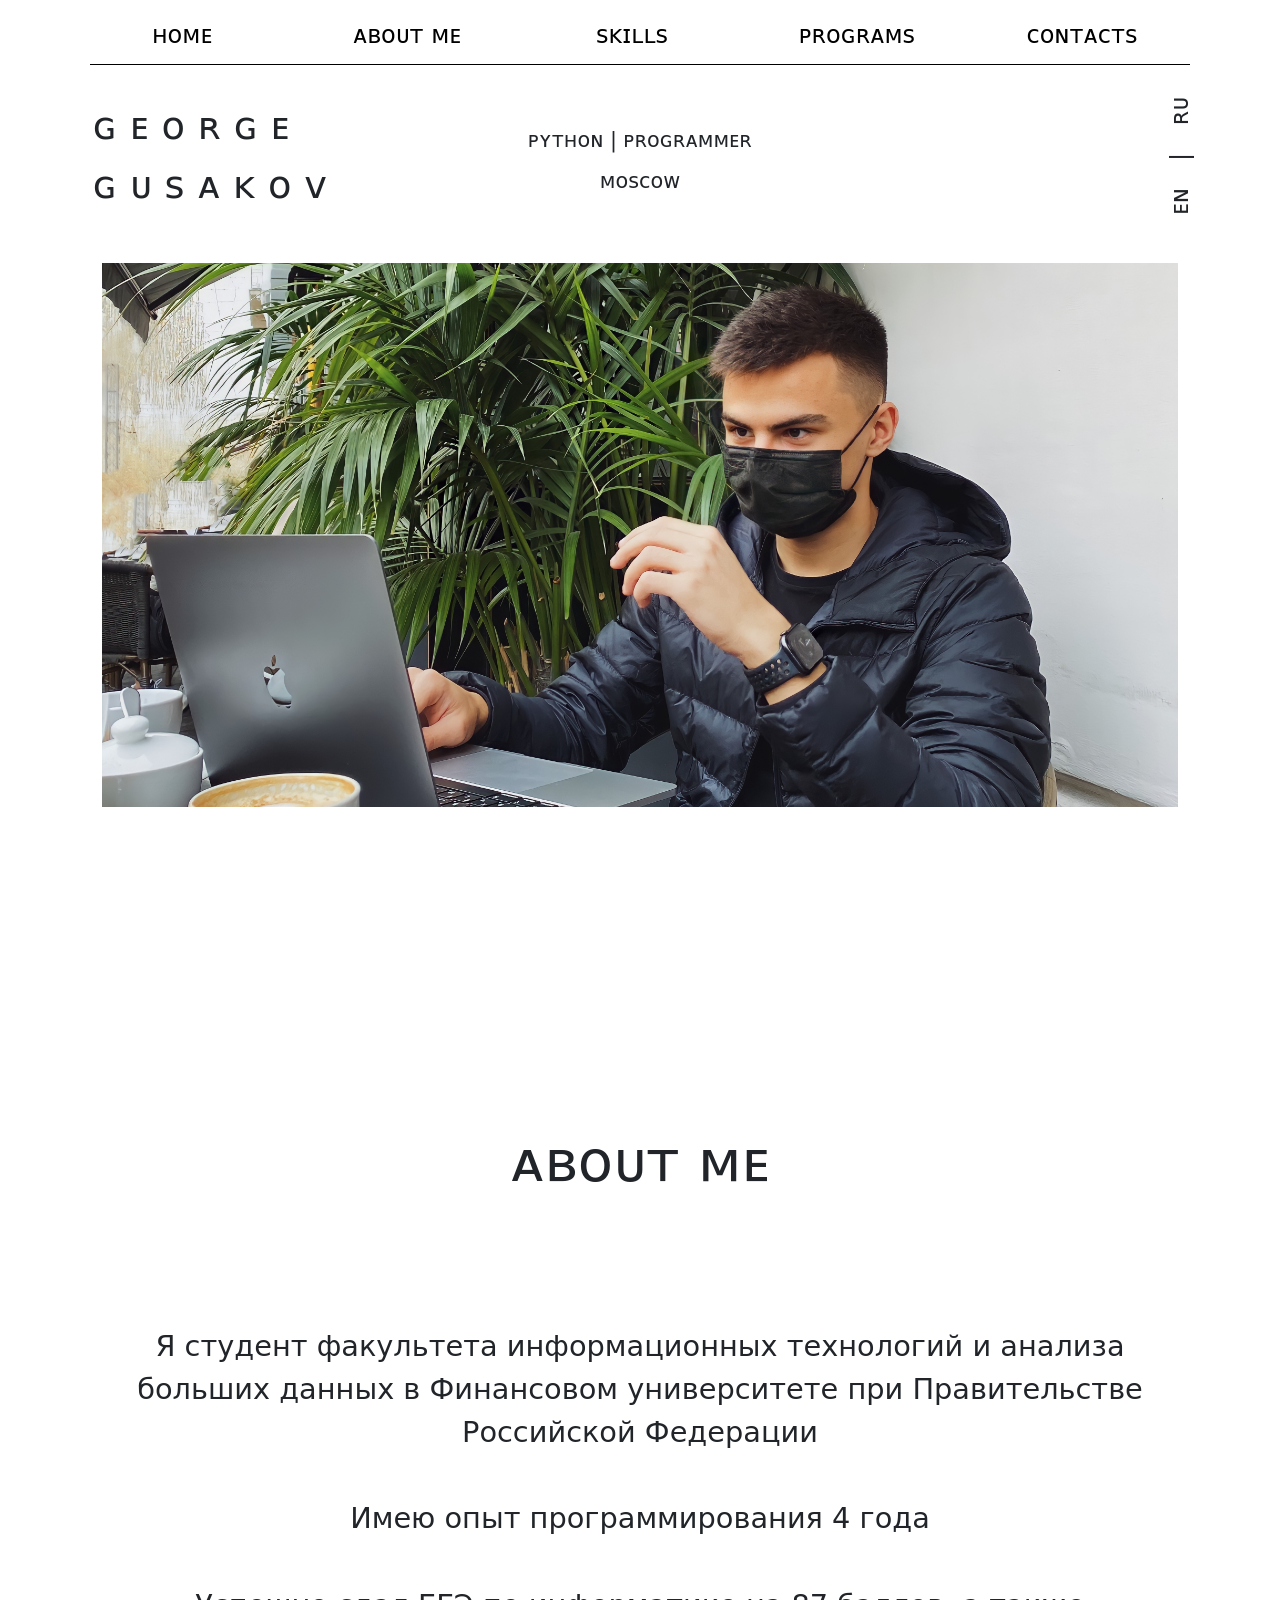
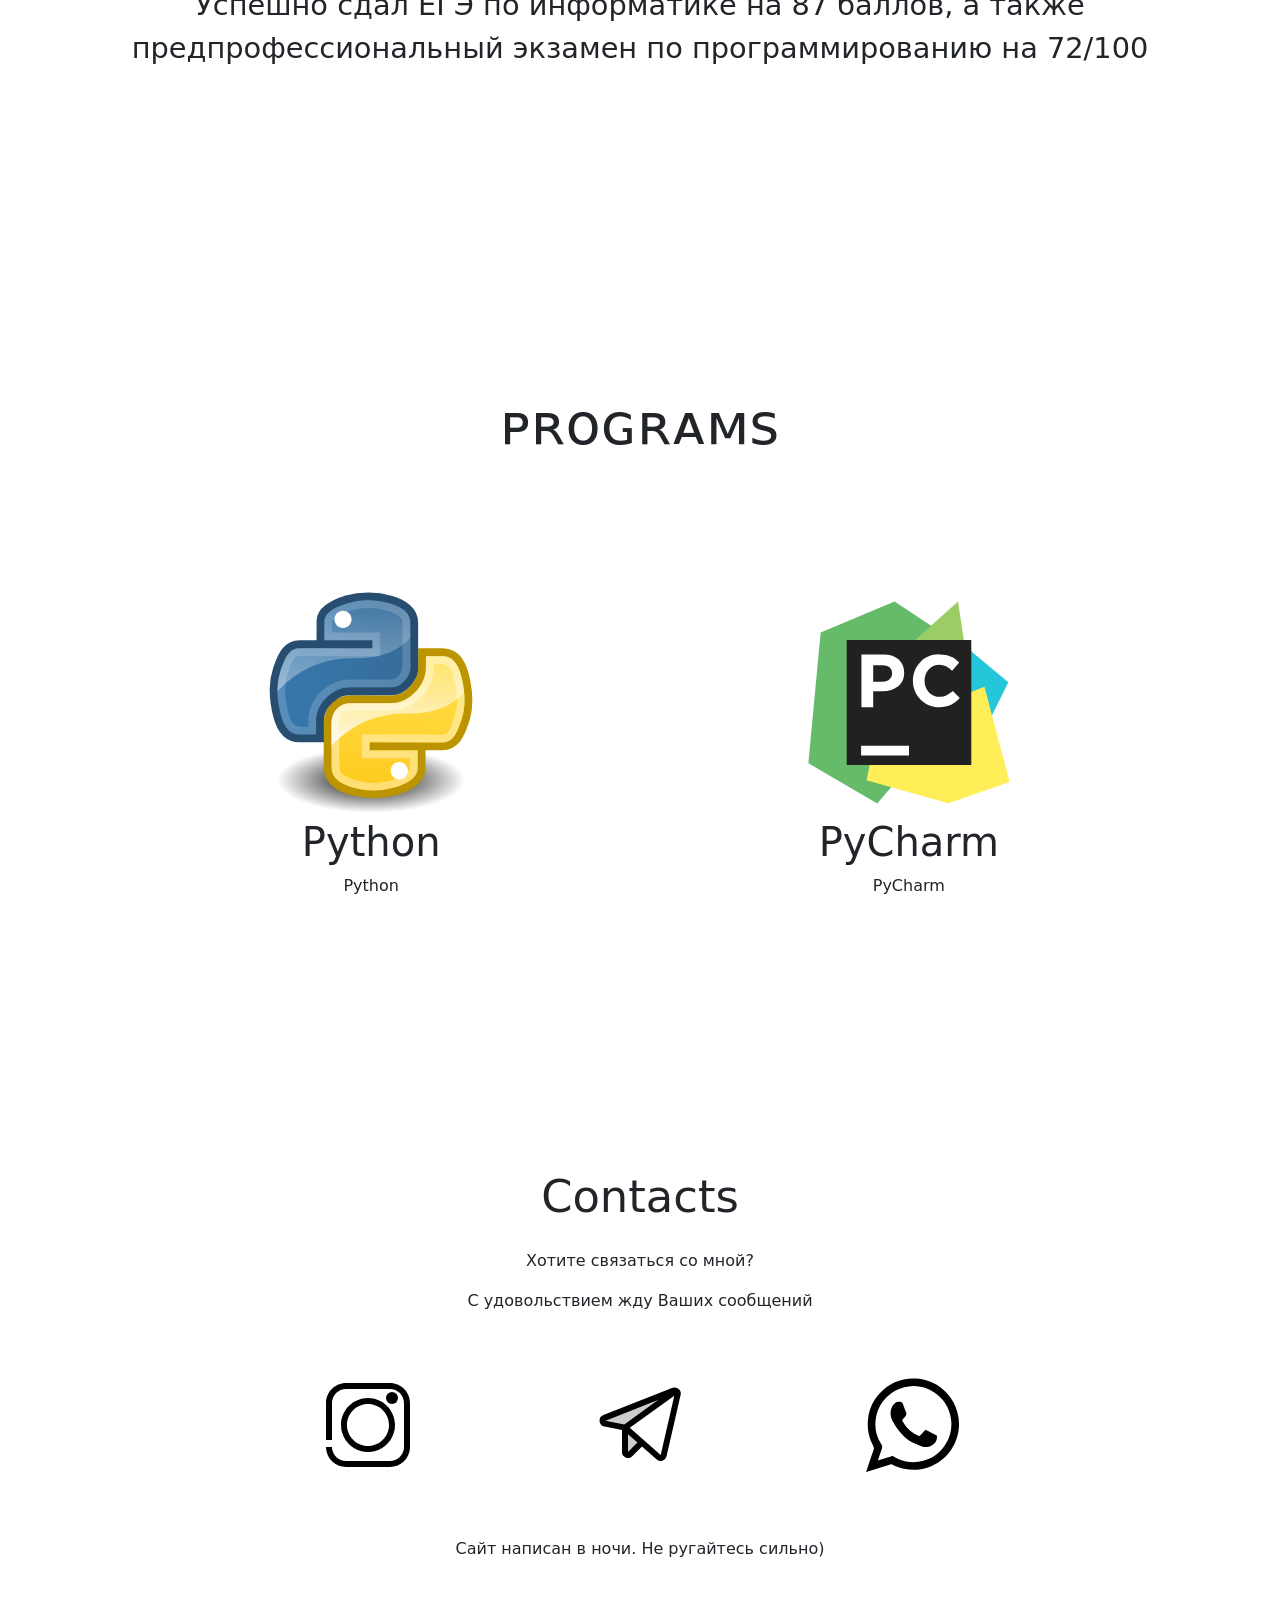
<file: index.html>
<!DOCTYPE html>
<html lang="en">
<head>
    <!-- Required meta tags -->
    <meta charset="utf-8">
    <meta name="viewport" content="width=device-width, initial-scale=1">

    <!-- Bootstrap CSS -->
    <link href="https://cdn.jsdelivr.net/npm/bootstrap@5.1.3/dist/css/bootstrap.min.css" rel="stylesheet" integrity="sha384-1BmE4kWBq78iYhFldvKuhfTAU6auU8tT94WrHftjDbrCEXSU1oBoqyl2QvZ6jIW3" crossorigin="anonymous">
    <link href="Main.css" rel="stylesheet">
    <title>ɢᴇᴏʀɢᴇ ɢᴜsᴀᴋᴏᴠ</title>
</head>
<body>
<script src="https://cdn.jsdelivr.net/npm/bootstrap@5.1.3/dist/js/bootstrap.bundle.min.js" integrity="sha384-ka7Sk0Gln4gmtz2MlQnikT1wXgYsOg+OMhuP+IlRH9sENBO0LRn5q+8nbTov4+1p" crossorigin="anonymous"></script>


<div class="navbar">
    <div class="navbar_group">
        <a class="navbar_text" href="#Home">ʜᴏᴍᴇ</a>
    </div>
    <div  class="navbar_group">
    <a class="navbar_text" href="#About">ᴀʙᴏᴜᴛ ᴍᴇ</a>
    </div>
    <div class="navbar_group">
    <a class="navbar_text" href="#Skills">sᴋɪʟʟs</a>
    </div>
    <div class="navbar_group">
    <a class="navbar_text" href="#Programs">ᴘʀᴏɢʀᴀᴍs</a>
    </div>
    <div class="navbar_group" style="margin-right: 1rem;">
        <a class="navbar_text" href="#Contacts">ᴄᴏɴᴛᴀᴄᴛs</a>
    </div>
</div>
<div class="navbar_border"></div>


<div class="header_welcome" id="Home">
    <div class="group_welcome">
        <p class="name_welcome">ɢᴇᴏʀɢᴇ</p>
        <p class="name_welcome">ɢᴜsᴀᴋᴏᴠ</p>
    </div>
    <div class="group_welcome_about">
        <p class="name_welcome_about" style="margin-top: 3%">ᴘʏᴛʜᴏɴ | ᴘʀᴏɢʀᴀᴍᴍᴇʀ</p>
        <p class="name_welcome_about">ᴍᴏsᴄᴏᴡ</p>
    </div>
    <div class="group_welcome_language">
        <p class="name_welcome_language">ʀᴜ</p>
        <p class="name_welcome_language">|</p>
        <p class="name_welcome_language">ᴇɴ</p>
    </div>
</div>


<div class="img_welcome"></div>

<div class="about_me_group" id="About">
    <h1 class="block_header">ᴀʙᴏᴜᴛ ᴍᴇ</h1>
    <p class="about_me_text">Я студент факультета информационных технологий и анализа больших
        данных в Финансовом университете при Правительстве Российской Федерации<br><br>
        Имею опыт программирования 4 года<br><br>Успешно сдал ЕГЭ по информатике на 87 баллов,
        а также предпрофессиональный экзамен по программированию на 72/100</p>
</div>

<h1 class="block_header">ᴘʀᴏɢʀᴀᴍs</h1>
<div class="programs_block">
    <div class="program">
        <img class="prog_img" src="images/Python.svg">
        <h1 class="prog_text">Python</h1>
        <p class="prog_text">Python</p>
    </div>
    <div class="program">
        <img class="prog_img" src="images/PyCharm.svg">
        <h1 class="prog_text">PyCharm</h1>
        <p class="prog_text">PyCharm</p>
    </div>
</div>

<h1 class="block_header" style="margin-bottom: 2%; font-size: calc(1.2em + 2vw)">Contacts</h1>
<div class="contact_group">
    <p class="contact_text">Хотите связаться со мной?</p>
    <p class="contact_text" style="margin-bottom: 5%">С удовольствием жду Ваших сообщений</p>
    <ul class="conts">
        <li class="cont"><img src="images/instagram.svg"/></li>
        <li class="cont"><img src="images/telegram.svg"/></li>
        <li class="cont"><img src="images/whatsapp.svg"/></li>
    </ul>
    <p class="contact_text" style="margin-bottom: 5%">Сайт написан в ночи. Не ругайтесь сильно)</p>
</div>
</body>
</html>
</file>
<file: Main.css>
.navbar {
    margin-left: 7%;
    width: 86%;
    height: 4rem;

}


.navbar_text {
    color: #000000;
    font-size: calc(0.7em + 1vw);
    text-decoration: none; /* Добавляем подчеркивание при наведении курсора на ссылку */
    transition: all 77ms;
    position: absolute;
    top: 50%;
    margin-top: -0.625em;
}

.navbar_border {
    border-bottom: #000000;
    border-bottom-width: 1px;
    border-bottom-style: solid;
    width: 86%;
    margin-left: 7%;
}

.navbar_text:hover {
    letter-spacing: 0.2rem;
    font-size: calc(0.7em + 1.5vw);
    color: #000000;
}

.navbar_group {
    width: 16.8%;
    height: 2.5rem;
    display: flex;
    justify-content: center; /*Центрирование по горизонтали*/
    align-items: center;
}

.header_welcome {
    margin: 2rem;
    height: calc(5em + 3vw);
    margin-left: 6%;
    width: 88%;

}

.group_welcome {
    float: left;
    width: 20%;
    height: 100%;
    margin-right: 0;
}

.name_welcome {
    width: 100%;
    height: 50%;
    font-size: calc(0.4em + 2.5vw);
    margin: 0;
    margin-left: 1rem;
    letter-spacing: 1vw;
}

.group_welcome_about {
    float: left;
    width: 60%;
    height: 100%;
    align-content: center;
    text-align: center;
}

.name_welcome_about {
    width: 100%;
    height: 35%;
    margin: 0;
    font-size: calc(0.5em + 1vw);
}


.group_welcome_language {
    width: 20%;
    height: 100%;
    writing-mode: vertical-rl;
    display: flex;
    justify-content: space-between;
    text-align: justify;
    text-align-last: justify;

}

.name_welcome_language {
    margin: 0;
    line-height: 100%;
    text-align: center;
    display: inline-block;
    width: calc(0.4em + 2vw);
    font-size: calc(0.7em + 1vw);
    -webkit-transform: rotate(-180deg);
    -moz-transform: rotate(-180deg);
    -o-transform: rotate(-180deg);
    -ms-transform: rotate(-180deg);
    transform: rotate(-180deg);
}

.img_welcome {
    margin: 3rem;
    height: calc(2em + 40vw);
    margin-left: 8%;
    width: 84%;
    background: url(images/Welcome1.JPG) no-repeat;
    background-size: cover ;
    background-position: top;
}

.about_me_group {
    margin-top: 25%;
    margin-bottom: 25%;
}

.block_header {
    text-align: center;
    font-size: calc(1.2em + 3vw);
    margin-bottom: 10%;
}

.about_me_text {
    font-size: calc(0.6em + 1.5vw);
    text-align: center;
    width: 80%;
    margin-left: 10%;
    margin-right: 10%;
    margin-top: 10%;
}

.programs_block {
    height: 100%;
    width: 60%;
    margin-left: 20%;
    display: flex;
    justify-content: space-between;
    margin-bottom: 20%;
}

.program {
    border-width: 0;
    margin: 0;
    width: 30%;
    height: 30%;
    display: inline-block;
}

.prog_text {
    display: flex;
    justify-content: center;
}

.prog_img {
    width: 100%;
}

.contact_text {
    display: flex;
    justify-content: center;
    font-size: calc(0.2em + 1vw);
    width: 100%;
    margin-bottom: 1em;
}

.conts {
    display: flex;
    justify-content: space-between;
    width: 50%;
    margin-left: 25%;
    padding: 0;
    margin-bottom: 5%;
}

.cont {
    list-style: none;
    width: 15%;
    min-width: 35px;

}
</file>
